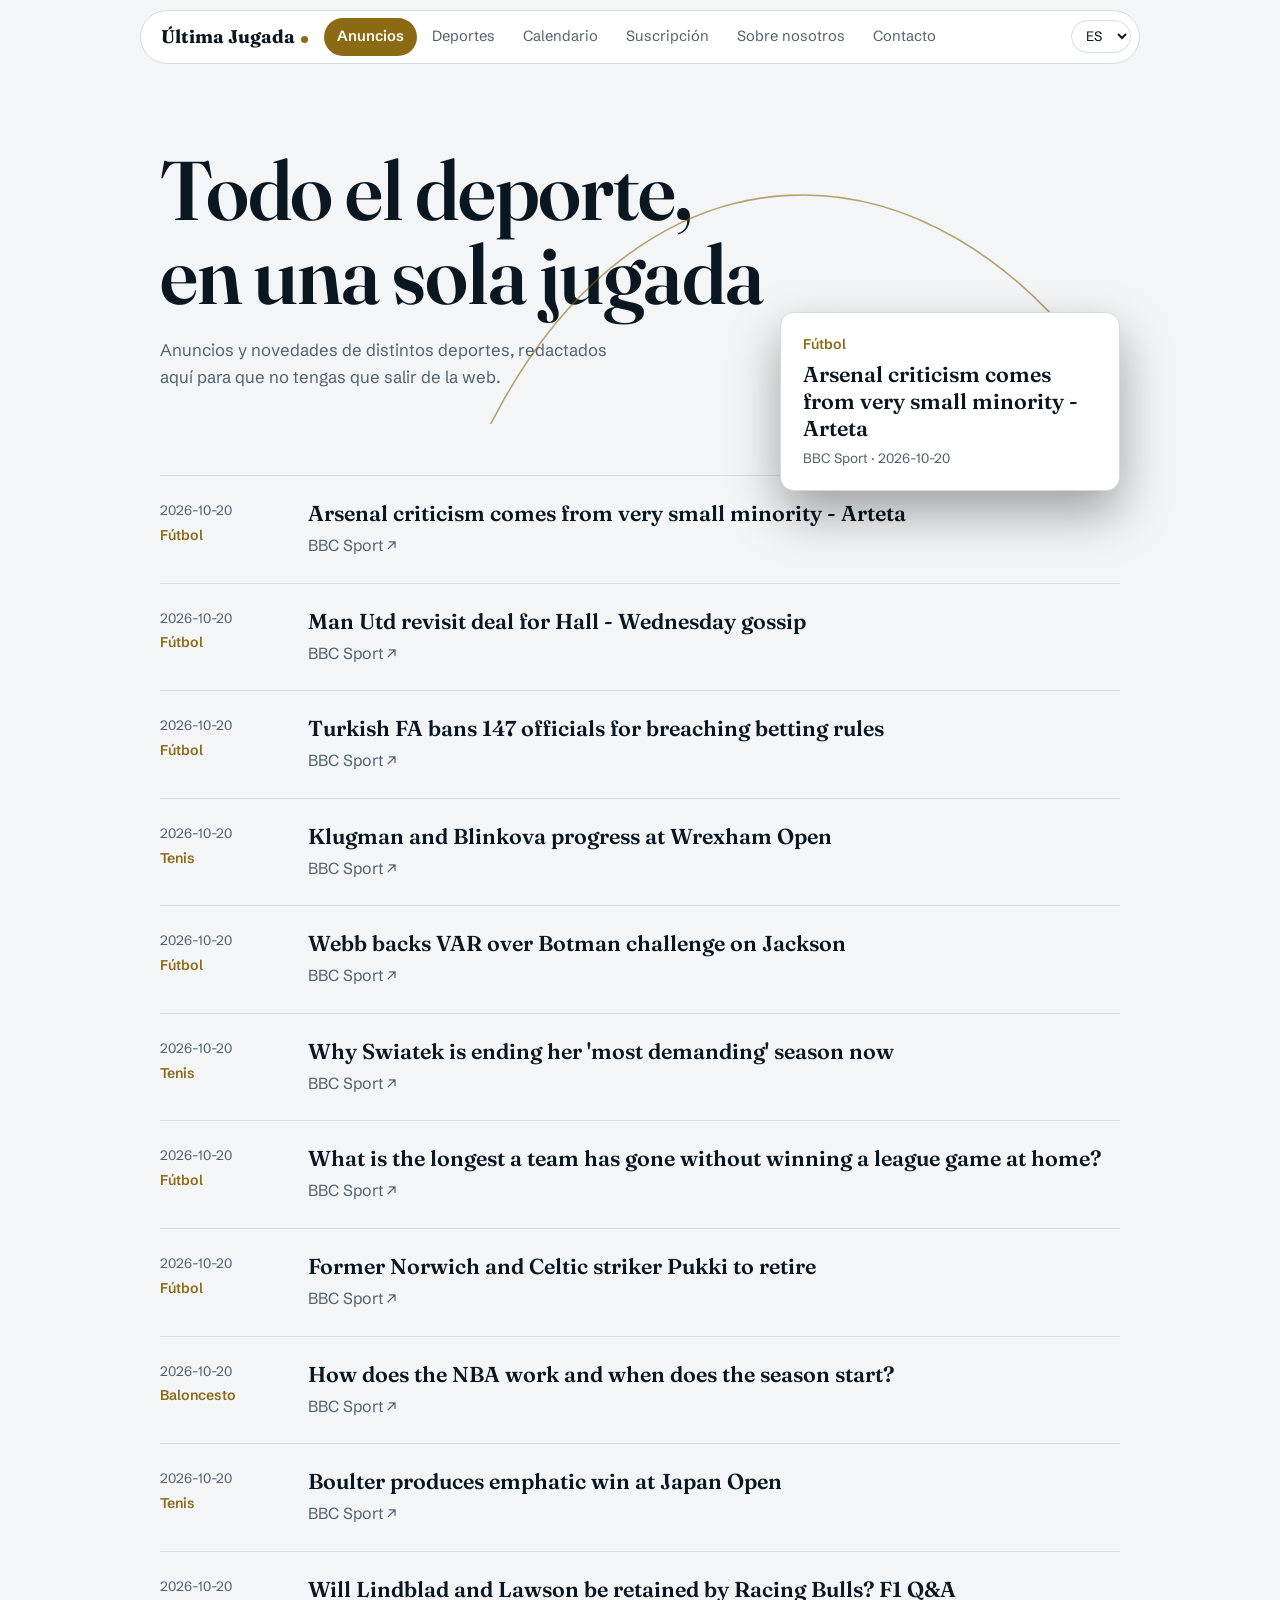
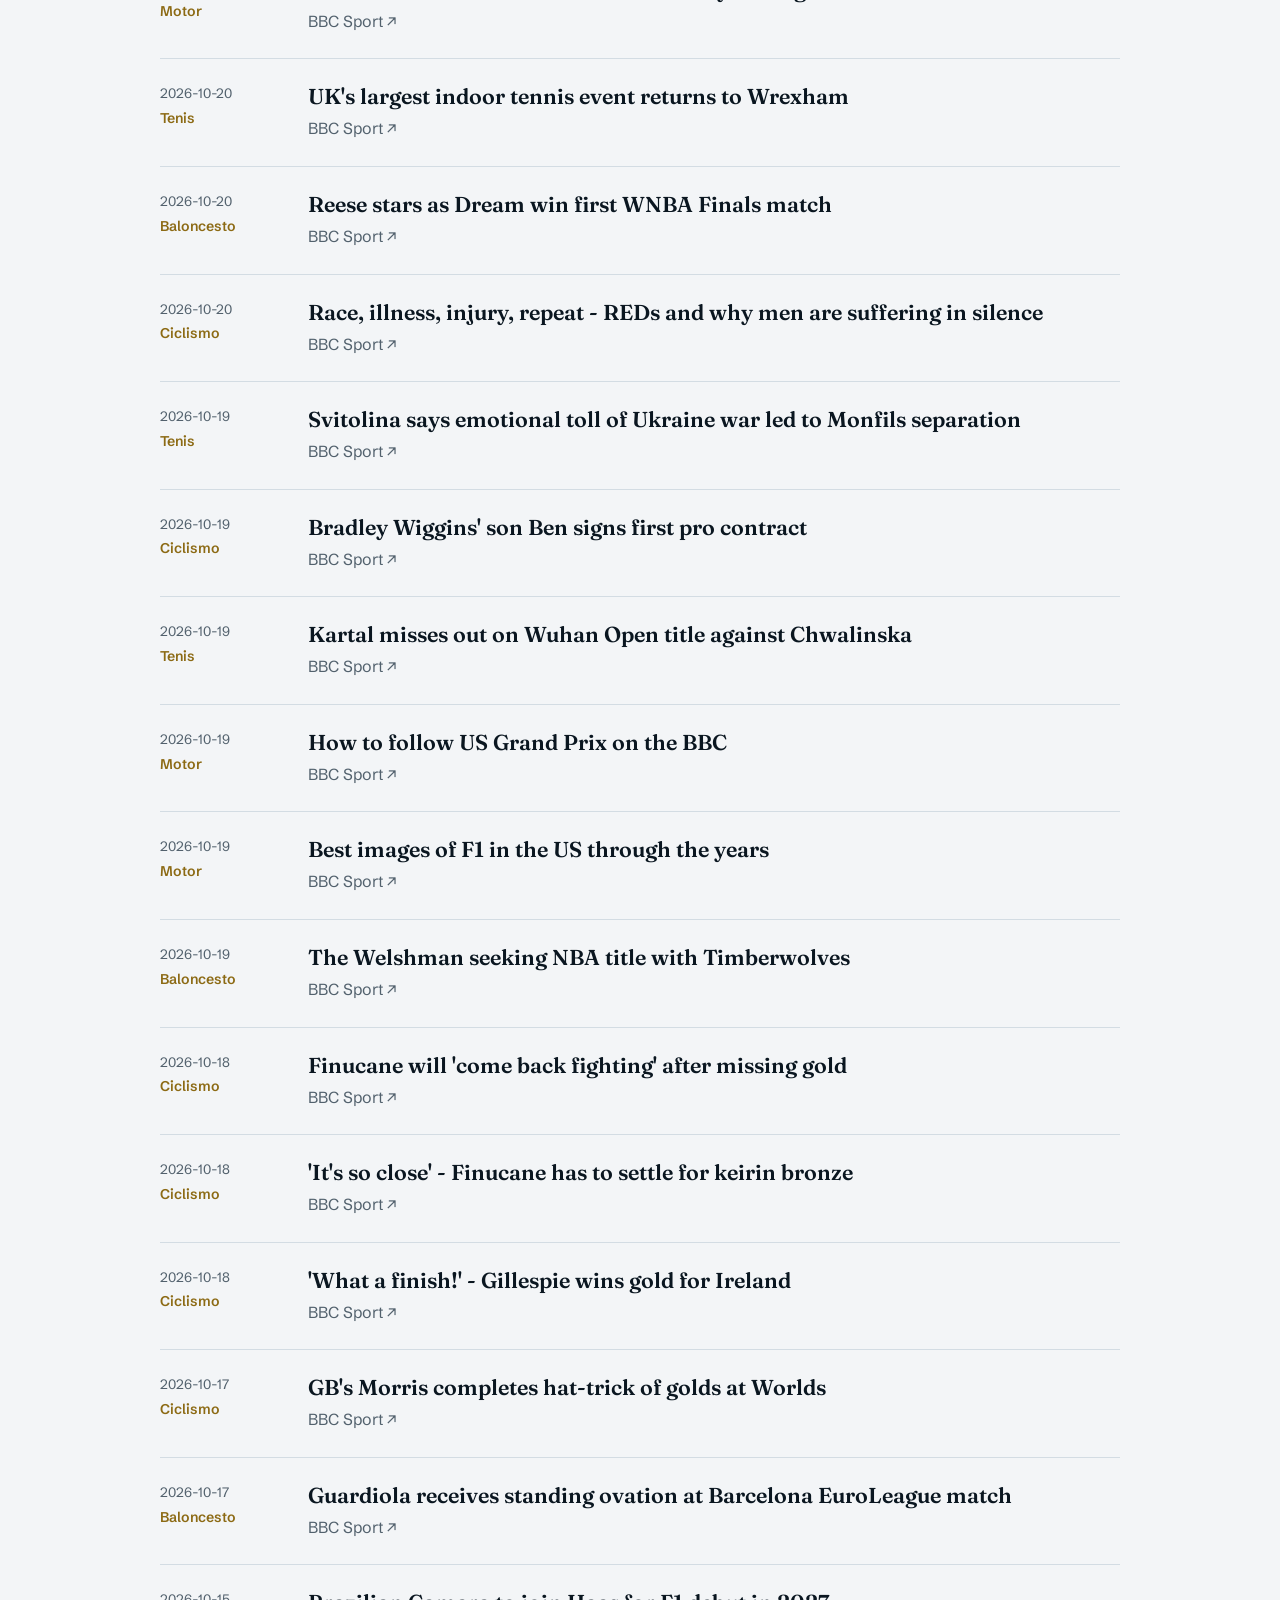
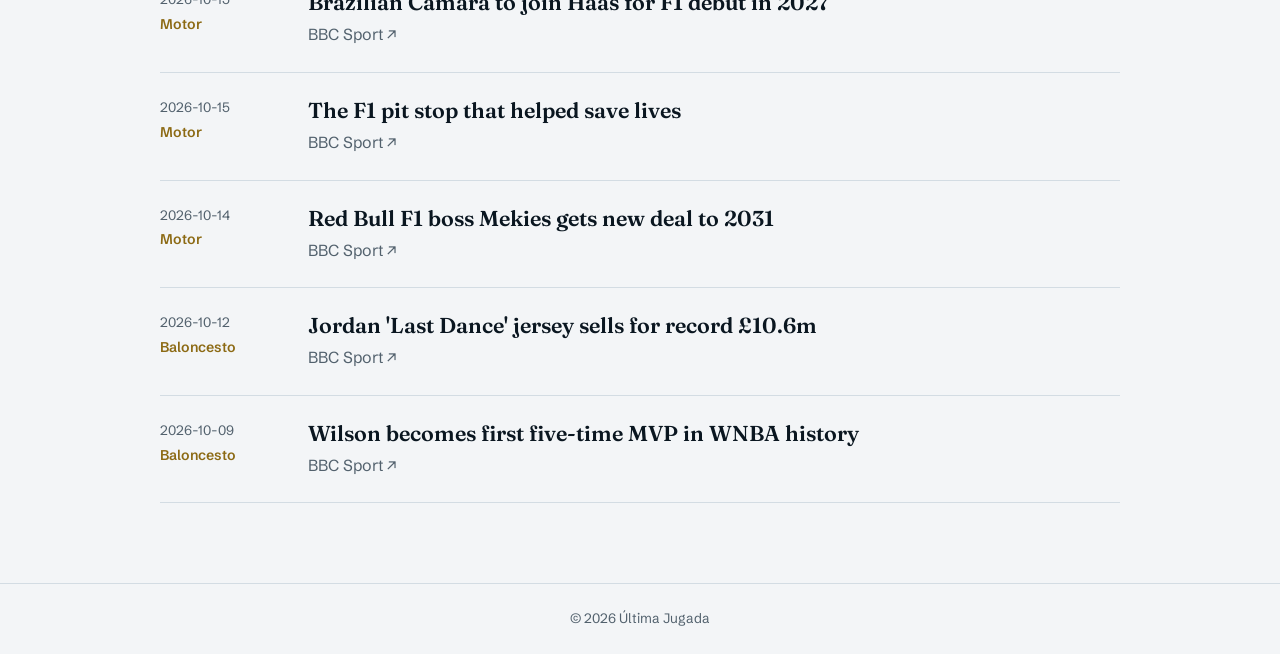
<file: index.html>
<!DOCTYPE html>
<html lang="es">
<head>
<meta charset="utf-8">
<meta name="viewport" content="width=device-width, initial-scale=1, viewport-fit=cover">
<title>Última Jugada</title>
<link href="https://fonts.googleapis.com/css2?family=Fraunces:opsz,wght@9..144,400..700&family=Schibsted+Grotesk:wght@400;600&display=swap" rel="stylesheet">
<style>
:root{--bg:#0a1620;--bg2:#112636;--fg:#f1ece0;--mut:#9aa9b4;--line:#223a4c;--acc:#d4a950;--on:#0a1620;color-scheme:dark;box-sizing:border-box;padding-top:env(safe-area-inset-top,0px);padding-bottom:env(safe-area-inset-bottom,0px)}
@media (prefers-color-scheme:light){:root:not([data-theme="dark"]){--bg:#f3f5f7;--bg2:#fff;--fg:#0a1620;--mut:#52616d;--line:#d3dce3;--acc:#8c6a14;--on:#fff;color-scheme:light}}
:root[data-theme="light"]{--bg:#f3f5f7;--bg2:#fff;--fg:#0a1620;--mut:#52616d;--line:#d3dce3;--acc:#8c6a14;--on:#fff;color-scheme:light}
:root[data-theme="dark"]{color-scheme:dark}
*{box-sizing:border-box}html{scroll-padding-top:env(safe-area-inset-top,0px)}
body{margin:0;background:var(--bg);color:var(--fg);font:16px/1.6 "Schibsted Grotesk",system-ui,-apple-system,Segoe UI,Roboto,sans-serif}
body::before{content:"";position:fixed;inset:0 0 auto;height:env(safe-area-inset-top,0px);background:var(--bg);z-index:10}
:focus-visible{outline:2px solid var(--acc);outline-offset:2px}
header{position:sticky;top:calc(env(safe-area-inset-top,0px) + 10px);z-index:5;padding:0 12px}
.bar{max-width:1000px;margin:10px auto 0;padding:7px 8px 7px 20px;display:flex;align-items:center;gap:16px;background:var(--bg2);border:1px solid var(--line);border-radius:99px}
.logo{font:700 1.15rem Fraunces,Georgia,serif;text-decoration:none;color:var(--fg);white-space:nowrap}.logo b{font-weight:inherit}
.logo::after{content:"";display:inline-block;width:7px;height:7px;border-radius:50%;background:var(--acc);margin-left:6px}
nav{display:flex;gap:2px;flex:1;overflow-x:auto;scrollbar-width:none;white-space:nowrap}
nav a{color:var(--mut);text-decoration:none;font-size:.92rem;padding:7px 13px;border-radius:99px;transition:color .15s}
nav a:hover{color:var(--fg)}nav a.on{background:var(--acc);color:var(--on);font-weight:600}
select{background:transparent;color:var(--fg);border:1px solid var(--line);border-radius:99px;padding:6px 10px;font:inherit;font-size:.85rem}
main{max-width:1000px;margin:auto;padding:36px 20px 80px}
h1{font:600 clamp(2rem,5vw,3.2rem)/1.08 Fraunces,Georgia,serif;letter-spacing:-.015em;margin:0 0 10px}
.sub{color:var(--mut);margin:0 0 28px;max-width:46ch;font-size:1.05rem}
.hero{position:relative;padding:48px 0 24px}
.hero h1{font-size:clamp(2.6rem,8vw,5.2rem);line-height:1.02;max-width:12ch;margin-bottom:20px}.hero .sub{margin:0}
.arc{position:absolute;right:0;top:20px;width:min(640px,100%);height:auto;fill:none;stroke:var(--acc);stroke-width:1.5;opacity:.6;pointer-events:none}
.arc path{stroke-dasharray:1;stroke-dashoffset:1;animation:draw 2.2s .2s ease-out forwards}
.arc circle{fill:var(--acc);stroke:none;opacity:0;animation:pop .3s 2.3s forwards}
@keyframes draw{to{stroke-dashoffset:0}}@keyframes pop{to{opacity:1}}
.lead{position:relative;display:grid;gap:6px;margin-top:36px;padding:20px 22px;background:var(--bg2);border:1px solid var(--line);border-radius:14px;text-decoration:none;color:inherit;box-shadow:0 22px 50px rgba(0,0,0,.35)}
.lead b{font:600 1.35rem/1.25 Fraunces,Georgia,serif}
@media (min-width:800px){.lead{position:absolute;right:0;bottom:-40px;width:340px;margin:0}.hero{padding-bottom:60px}}
.grid{display:grid;border-top:1px solid var(--line);margin-top:24px}
.card{display:grid;grid-template-columns:120px 1fr;gap:4px 28px;padding:24px 0;border-bottom:1px solid var(--line);text-decoration:none;color:inherit;transition:padding-left .2s}
.card:hover{padding-left:10px}
.meta{display:flex;flex-direction:column;gap:2px}
.card h3{margin:0 0 6px;font:600 1.35rem/1.25 Fraunces,Georgia,serif}.card p{margin:0;color:var(--mut);max-width:62ch}
@media (max-width:640px){.card{grid-template-columns:1fr}.meta{flex-direction:row;gap:12px}}
.tag{display:inline-block;color:var(--acc);font-weight:600;font-size:.88rem}
.date{color:var(--mut);font-size:.85rem}
.chips{display:flex;flex-wrap:wrap;gap:8px;margin-bottom:8px}
.chips button{border:1px solid var(--line);background:transparent;color:var(--mut);border-radius:99px;padding:6px 16px;cursor:pointer;font:inherit}
.chips button.on{background:var(--acc);border-color:var(--acc);color:var(--on);font-weight:600}
.btn{border:0;background:var(--acc);color:var(--on);border-radius:99px;padding:11px 24px;cursor:pointer;font:inherit;font-weight:600}
article{max-width:660px}article h1{font-size:clamp(2rem,5vw,3rem)}article .date{display:block;margin:6px 0 24px}
article p{font:400 1.12rem/1.75 Fraunces,Georgia,serif}
a.back{color:var(--acc);text-decoration:none;display:inline-block;margin-bottom:20px}
form{display:grid;gap:12px;max-width:440px}
input,textarea{width:100%;padding:12px 14px;border-radius:10px;border:1px solid var(--line);background:var(--bg2);color:var(--fg);font:inherit}
.ok{color:var(--acc);font-weight:600}
.day{margin:28px 0 0}.day h3{margin:0;font:600 1.1rem Fraunces,Georgia,serif;color:var(--acc)}.day .grid{margin-top:10px}
footer{border-top:1px solid var(--line);color:var(--mut);text-align:center;padding:24px 16px;font-size:.85rem}
.fade{animation:f .3s ease}@keyframes f{from{opacity:0}to{opacity:1}}
@media (prefers-reduced-motion:reduce){*{animation:none!important;transition:none!important}.arc path{stroke-dashoffset:0!important}.arc circle{opacity:1!important}}
</style>
<script async src="https://pagead2.googlesyndication.com/pagead/js/adsbygoogle.js?client=ca-pub-7610484398175149"
     crossorigin="anonymous"></script>
</head>
<body>
<header><div class="bar">
<a class="logo" href="#/">Última <b>Jugada</b></a>
<nav id="nav"></nav>
<select id="lang" aria-label="Idioma"><option value="es">ES</option><option value="en">EN</option><option value="fr">FR</option></select>
</div></header>
<main id="app"></main>
<footer id="foot"></footer>
<script>
var T={
es:{n:["Anuncios","Deportes","Calendario","Suscripción","Sobre nosotros","Contacto"],t:"Todo el deporte, en una sola jugada",s:"Anuncios y novedades de distintos deportes, redactados aquí para que no tengas que salir de la web.",all:"Todos",back:"← Volver",dep:"Elige un deporte",cal:"Publicaciones por fecha",sub:"Recibe lo último en tu correo",em:"Tu correo",go:"Suscribirme",thx:"¡Gracias! Te hemos apuntado.",abt:"Última Jugada reúne los anuncios y novedades más recientes de distintos deportes. Cada noticia se redacta y se lee directamente aquí.",nm:"Tu nombre",msg:"Tu mensaje",send:"Enviar",sent:"Mensaje enviado. ¡Gracias!",ft:"© 2026 Última Jugada"},
en:{n:["Announcements","Sports","Calendar","Subscribe","About us","Contact"],t:"All sports, in one play",s:"Announcements and updates from different sports, written right here so you never have to leave the site.",all:"All",back:"← Back",dep:"Pick a sport",cal:"Posts by date",sub:"Get the latest by email",em:"Your email",go:"Subscribe",thx:"Thanks! You're on the list.",abt:"Última Jugada gathers the latest announcements and news from different sports. Every story is written and read right here.",nm:"Your name",msg:"Your message",send:"Send",sent:"Message sent. Thank you!",ft:"© 2026 Última Jugada"},
fr:{n:["Annonces","Sports","Calendrier","Abonnement","À propos","Contact"],t:"Tout le sport, en un seul coup",s:"Annonces et actualités de différents sports, rédigées ici pour ne jamais quitter le site.",all:"Tous",back:"← Retour",dep:"Choisissez un sport",cal:"Publications par date",sub:"Recevez les dernières infos par e-mail",em:"Votre e-mail",go:"S'abonner",thx:"Merci ! Vous êtes inscrit.",abt:"Última Jugada rassemble les dernières annonces et actualités de différents sports. Chaque article est rédigé et lu directement ici.",nm:"Votre nom",msg:"Votre message",send:"Envoyer",sent:"Message envoyé. Merci !",ft:"© 2026 Última Jugada"}
};
var A=[],ok=false;
var M={es:"Aún no hay anuncios. Vuelve en unos minutos.",en:"No announcements yet. Check back soon.",fr:"Pas encore d'annonces. Revenez bientôt."};
function E(s){return String(s==null?"":s).replace(/[&<>"']/g,function(c){return {"&":"&amp;","<":"&lt;",">":"&gt;",'"':"&quot;","'":"&#39;"}[c]})}
function list(a){return a.length?a.map(card).join(""):'<p class="sub">'+(ok?M[L]:"…")+'</p>'}
function load(){return fetch("data/anuncios.json",{cache:"no-cache"}).then(function(r){if(!r.ok)throw 0;return r.json()}).then(function(j){A=(j.items||[]).map(function(i){return{sp:i.sport||"Otros",d:String(i.date||"").slice(0,10),t:i.title,u:i.url,src:i.source||""}}).filter(function(a){return a.t&&/^https:\/\//.test(a.u)})}).catch(function(){A=[]})}
var L="es";try{L=localStorage.getItem("uj-l")||"es"}catch(e){}
var app=document.getElementById("app"),nav=document.getElementById("nav"),sel=document.getElementById("lang");
var R=["","deportes","calendario","suscripcion","nosotros","contacto"];
function card(a){return '<a class="card" href="'+E(a.u)+'" target="_blank" rel="noopener noreferrer"><span class="meta"><span class="date">'+E(a.d)+'</span><span class="tag">'+E(a.sp)+'</span></span><div><h3>'+E(a.t)+'</h3><p>'+E(a.src)+' ↗</p></div></a>'}
function chips(cur){var s=["__all"].concat([...new Set(A.map(a=>a.sp))]);return '<div class="chips">'+s.map(k=>'<button data-s="'+E(k)+'" class="'+(k===cur?"on":"")+'">'+(k==="__all"?T[L].all:E(k))+'</button>').join("")+'</div>'}
function head(t,s){return '<h1>'+t+'</h1>'+(s?'<p class="sub">'+s+'</p>':"")}
function render(){
var h=location.hash.replace("#/",""),t=T[L],o="";
document.documentElement.lang=L;sel.value=L;
nav.innerHTML=t.n.map((n,i)=>'<a href="#/'+R[i]+'" class="'+(h===R[i]||(i===0&&h.startsWith("anuncio"))?"on":"")+'">'+n+'</a>').join("");
document.getElementById("foot").textContent=t.ft;
if(h===""){var z=A[0],lead=z?'<a class="lead" href="'+E(z.u)+'" target="_blank" rel="noopener noreferrer"><span class="tag">'+E(z.sp)+'</span><b>'+E(z.t)+'</b><span class="date">'+E(z.src)+' · '+E(z.d)+'</span></a>':"";o='<section class="hero"><svg class="arc" viewBox="0 0 600 300" aria-hidden="true"><path pathLength="1" d="M10 285C150 10 420 0 590 250"/><circle cx="590" cy="250" r="7"/></svg><h1>'+t.t+'</h1><p class="sub">'+t.s+'</p>'+lead+'</section><div class="grid">'+list(A)+'</div>'}
else if(h==="deportes"){o=head(t.n[1],t.dep)+chips("__all")+'<div class="grid" id="g">'+list(A)+'</div>'}
else if(h==="calendario"){var ds=[...new Set(A.map(a=>a.d))].sort().reverse();o=head(t.n[2],t.cal)+ds.map(d=>'<div class="day"><h3>'+d+'</h3><div class="grid">'+list(A.filter(a=>a.d===d))+'</div></div>').join("")}
else if(h==="suscripcion"){o=head(t.n[3],t.sub)+'<form id="f1"><input type="email" required placeholder="'+t.em+'"><button class="btn">'+t.go+'</button><span class="ok" id="m"></span></form>'}
else if(h==="nosotros"){o=head(t.n[4])+'<p style="max-width:640px">'+t.abt+'</p>'}
else if(h==="contacto"){o=head(t.n[5])+'<form id="f2"><input required placeholder="'+t.nm+'"><input type="email" required placeholder="'+t.em+'"><textarea rows="4" required placeholder="'+t.msg+'"></textarea><button class="btn">'+t.send+'</button><span class="ok" id="m"></span></form>'}
app.innerHTML='<div class="fade">'+o+'</div>';window.scrollTo(0,0);
var g=document.getElementById("g");
app.querySelectorAll(".chips button").forEach(b=>b.onclick=function(){var s=b.dataset.s;app.querySelectorAll(".chips button").forEach(x=>x.classList.toggle("on",x===b));g.innerHTML=list(A.filter(a=>s==="__all"||a.sp===s))});
["f1","f2"].forEach(i=>{var f=document.getElementById(i);if(f)f.onsubmit=function(e){e.preventDefault();document.getElementById("m").textContent=i==="f1"?t.thx:t.sent;f.reset()}});
}
sel.onchange=function(){L=sel.value;try{localStorage.setItem("uj-l",L)}catch(e){}render()};
window.onhashchange=render;render();load().then(function(){ok=true;render()});
</script>
</body>
</html>
</file>
